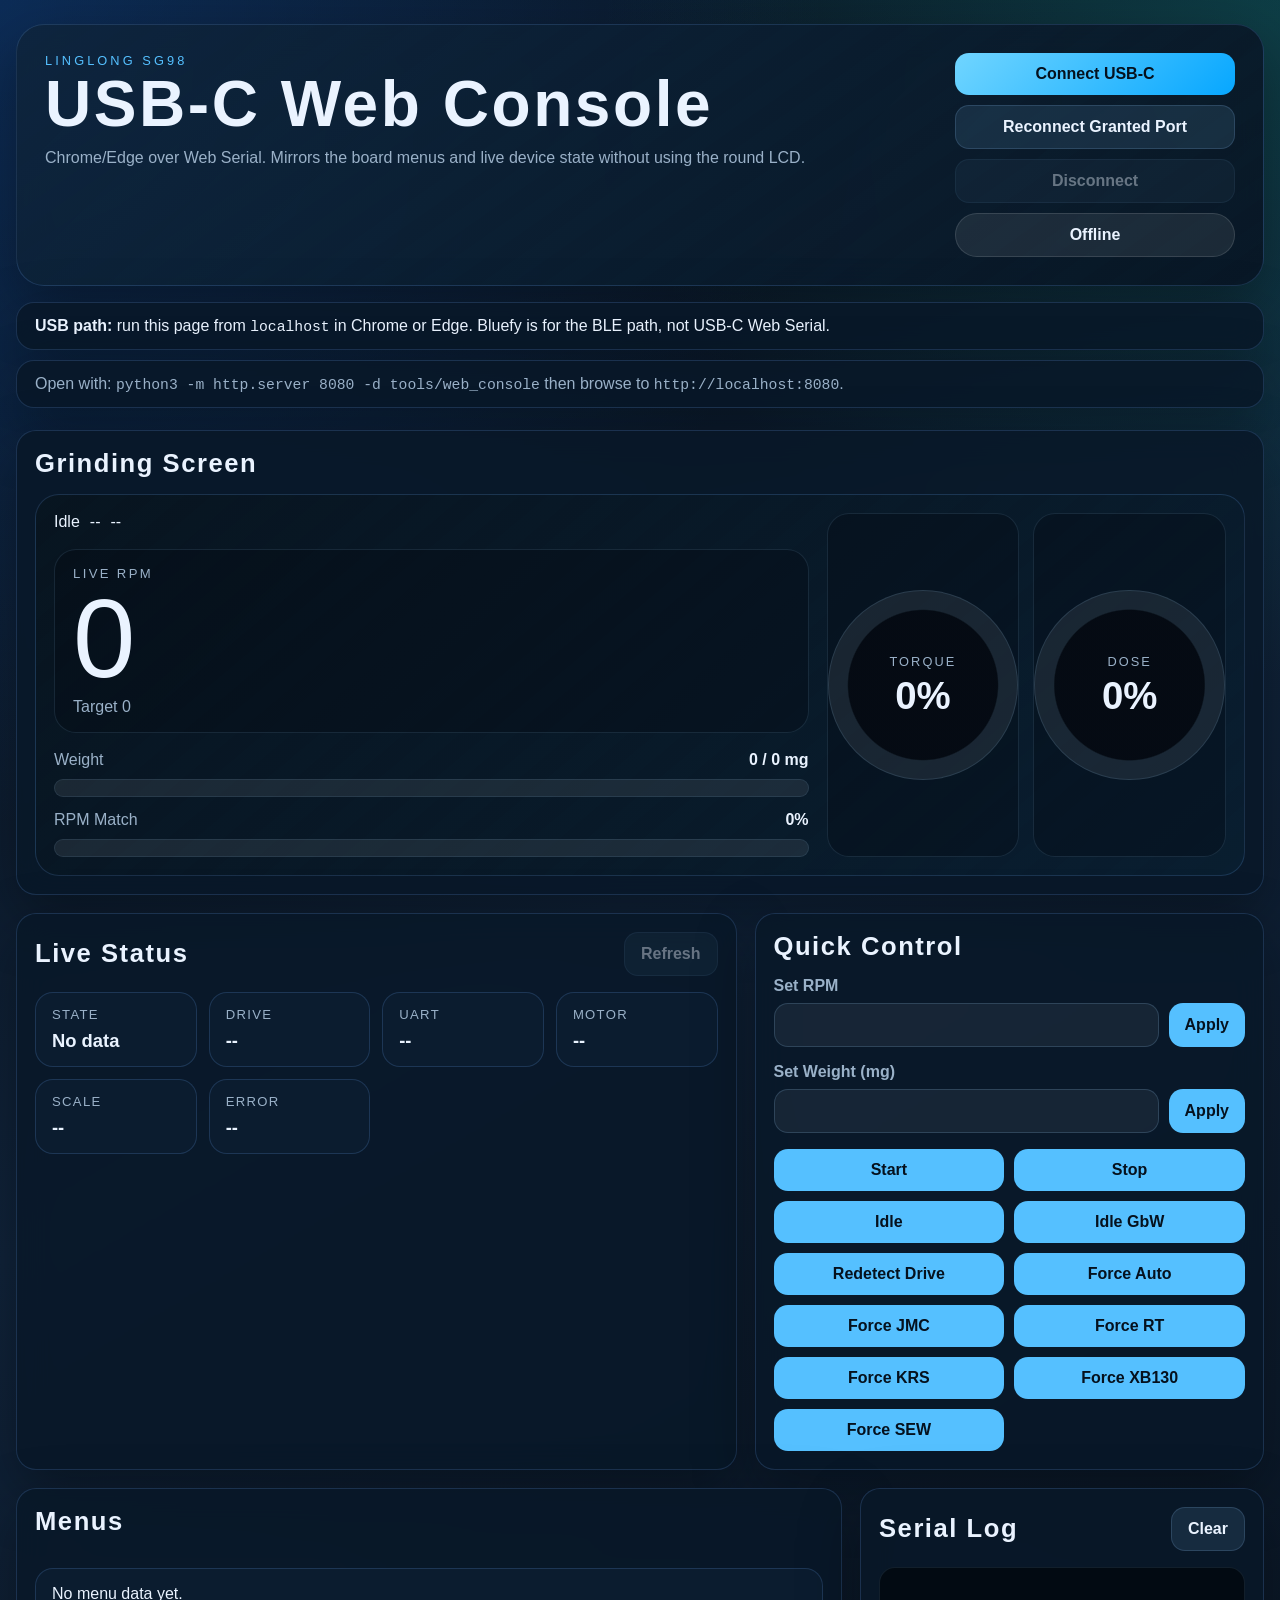
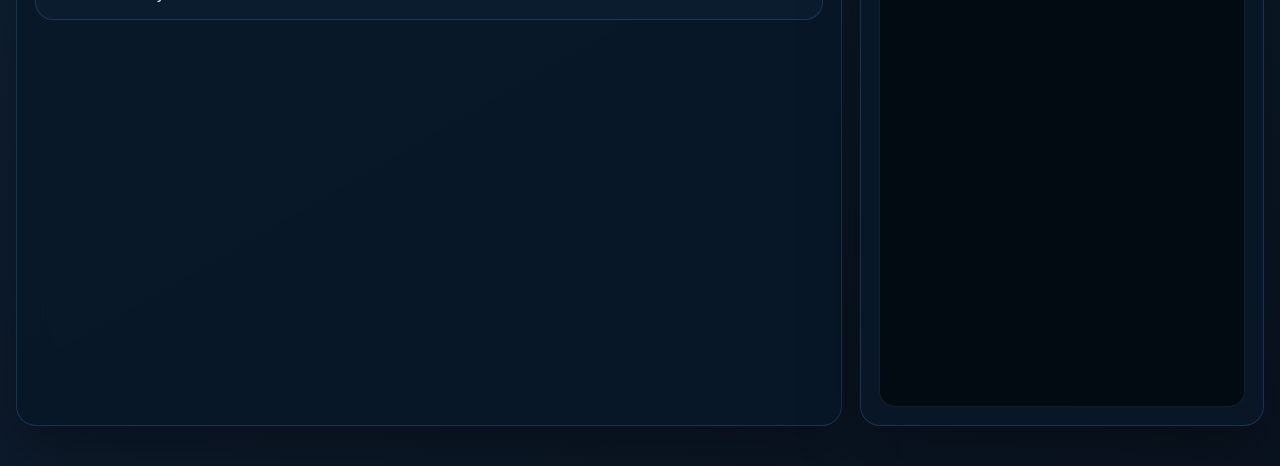
<file: tools/web_console/index.html>
<!doctype html>
<html lang="en">
<head>
  <meta charset="utf-8">
  <meta name="viewport" content="width=device-width, initial-scale=1">
  <title>SG98 USB Console</title>
  <link rel="stylesheet" href="./styles.css">
</head>
<body>
  <div class="shell">
    <header class="hero">
      <div>
        <p class="eyebrow">LingLong SG98</p>
        <h1>USB-C Web Console</h1>
        <p class="lede">Chrome/Edge over Web Serial. Mirrors the board menus and live device state without using the round LCD.</p>
      </div>
      <div class="hero-actions">
        <button id="connectButton" class="primary">Connect USB-C</button>
        <button id="reconnectButton" class="secondary">Reconnect Granted Port</button>
        <button id="disconnectButton" class="secondary" disabled>Disconnect</button>
        <div id="connectionBadge" class="badge disconnected">Offline</div>
      </div>
    </header>

    <section class="notice-panel">
      <div class="notice">
        <strong>USB path:</strong> run this page from <code>localhost</code> in Chrome or Edge. Bluefy is for the BLE path, not USB-C Web Serial.
      </div>
      <div class="notice subtle">
        Open with: <code>python3 -m http.server 8080 -d tools/web_console</code> then browse to <code>http://localhost:8080</code>.
      </div>
    </section>

    <main class="grid">
      <section class="panel panel-live">
        <div class="panel-head">
          <h2>Grinding Screen</h2>
        </div>
        <div id="liveScreen" class="live-screen idle">
          <div class="live-stage">
            <div class="live-stage-meta">
              <span id="liveModeChip" class="subtle-chip">Idle</span>
              <span id="liveDriveChip" class="subtle-chip">--</span>
              <span id="liveCommChip" class="subtle-chip">--</span>
            </div>
            <div class="live-rpm-wrap">
              <span class="live-kicker">Live RPM</span>
              <div id="liveRpmValue" class="live-rpm">0</div>
              <div id="liveTargetValue" class="live-target">Target 0</div>
            </div>
            <div class="live-bars">
              <div class="bar-block">
                <div class="bar-head">
                  <span>Weight</span>
                  <strong id="weightValue">0 / 0 mg</strong>
                </div>
                <div class="bar-track">
                  <div id="weightFill" class="bar-fill"></div>
                </div>
              </div>
              <div class="bar-block">
                <div class="bar-head">
                  <span>RPM Match</span>
                  <strong id="rpmMatchValue">0%</strong>
                </div>
                <div class="bar-track">
                  <div id="rpmMatchFill" class="bar-fill rpm-fill"></div>
                </div>
              </div>
            </div>
          </div>
          <div class="live-gauge-wrap">
            <div class="gauge-card">
              <div id="torqueGauge" class="gauge">
                <div class="gauge-inner">
                  <span class="gauge-label">Torque</span>
                  <strong id="torqueGaugeValue" class="gauge-value">0%</strong>
                </div>
              </div>
            </div>
            <div class="gauge-card">
              <div id="weightGauge" class="gauge gauge-weight">
                <div class="gauge-inner">
                  <span class="gauge-label">Dose</span>
                  <strong id="weightGaugeValue" class="gauge-value">0%</strong>
                </div>
              </div>
            </div>
          </div>
        </div>
      </section>

      <section class="panel panel-status">
        <div class="panel-head">
          <h2>Live Status</h2>
          <button id="refreshButton" class="ghost" disabled>Refresh</button>
        </div>
        <div id="statusGrid" class="status-grid"></div>
      </section>

      <section class="panel panel-controls">
        <div class="panel-head">
          <h2>Quick Control</h2>
        </div>

        <div class="control-block">
          <label for="setRpmInput">Set RPM</label>
          <div class="inline-form">
            <input id="setRpmInput" type="number" step="25" min="0">
            <button data-command="setrpm">Apply</button>
          </div>
        </div>

        <div class="control-block">
          <label for="setWeightInput">Set Weight (mg)</label>
          <div class="inline-form">
            <input id="setWeightInput" type="number" step="100" min="0">
            <button data-command="setweight">Apply</button>
          </div>
        </div>

        <div class="button-grid">
          <button data-action="start">Start</button>
          <button data-action="stop">Stop</button>
          <button data-action="idle">Idle</button>
          <button data-action="idle_gbw">Idle GbW</button>
          <button data-action="redetect">Redetect Drive</button>
          <button data-drive="auto">Force Auto</button>
          <button data-drive="jmc">Force JMC</button>
          <button data-drive="rt">Force RT</button>
          <button data-drive="krs">Force KRS</button>
          <button data-drive="xb130">Force XB130</button>
          <button data-drive="sew">Force SEW</button>
        </div>
      </section>

      <section class="panel panel-menus">
        <div class="panel-head">
          <h2>Menus</h2>
        </div>
        <div id="menuTabs" class="tabs"></div>
        <div id="menuContent" class="menu-content"></div>
      </section>

      <section class="panel panel-log">
        <div class="panel-head">
          <h2>Serial Log</h2>
          <button id="clearLogButton" class="ghost">Clear</button>
        </div>
        <pre id="logOutput" class="log-output"></pre>
      </section>
    </main>
  </div>

  <template id="statusCardTemplate">
    <div class="status-card">
      <span class="status-label"></span>
      <strong class="status-value"></strong>
    </div>
  </template>

  <script type="module" src="./app.js"></script>
</body>
</html>
</file>
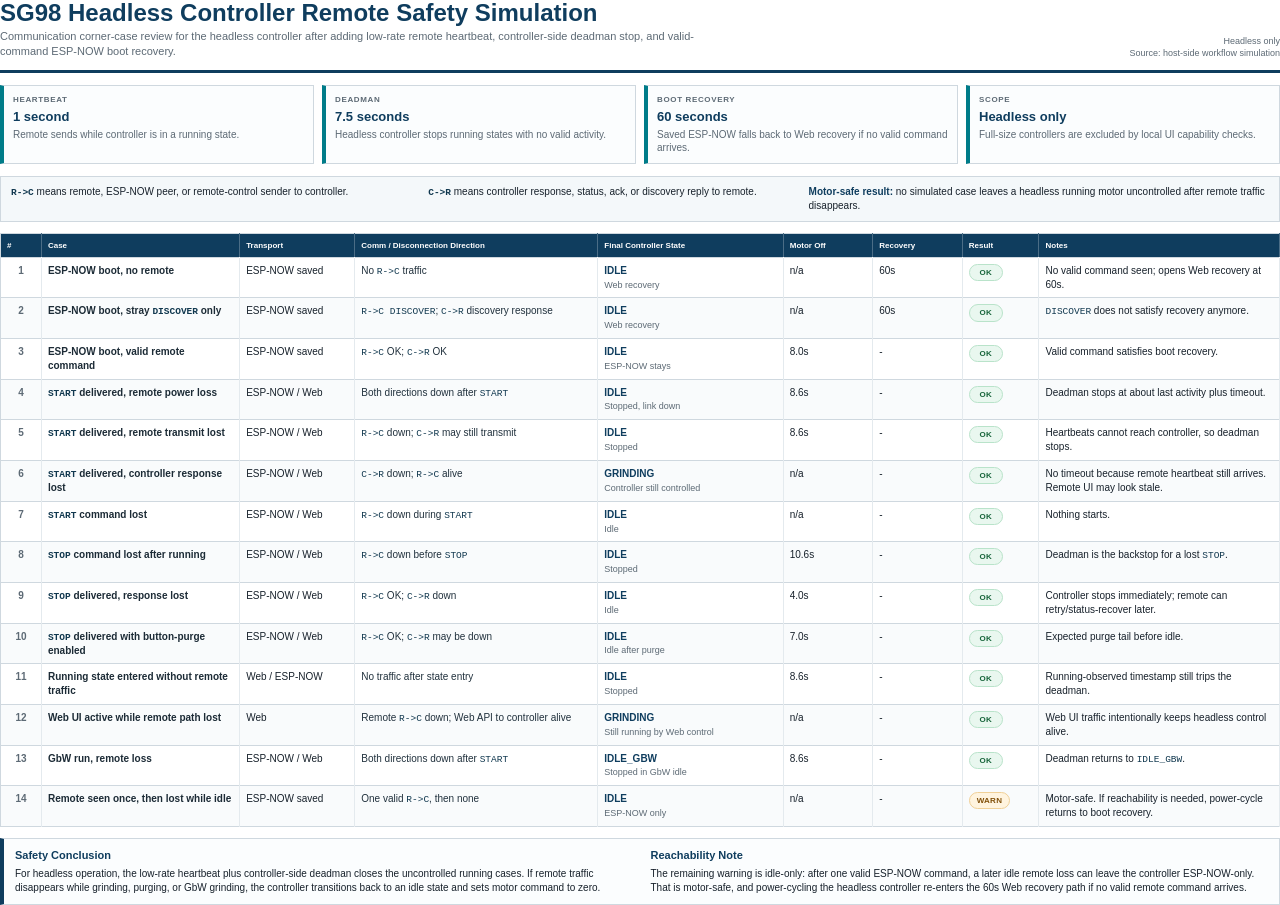
<file: Documentation/headless-remote-safety-simulation.html>
<!doctype html>
<html lang="en">
<head>
  <meta charset="utf-8">
  <title>SG98 Headless Controller Remote Safety Simulation</title>
  <style>
    @page {
      size: Letter landscape;
      margin: 0.44in;
    }

    :root {
      color-scheme: light;
      --ink: #17212b;
      --muted: #5d6a75;
      --line: #cfd8df;
      --header: #0f3d5e;
      --accent: #007c89;
      --ok-bg: #e9f7ef;
      --ok-fg: #17643a;
      --warn-bg: #fff4df;
      --warn-fg: #81500a;
      --band: #f4f8fa;
    }

    * {
      box-sizing: border-box;
    }

    body {
      margin: 0;
      color: var(--ink);
      font-family: -apple-system, BlinkMacSystemFont, "Segoe UI", Helvetica, Arial, sans-serif;
      font-size: 10px;
      line-height: 1.38;
      background: #ffffff;
      -webkit-print-color-adjust: exact;
      print-color-adjust: exact;
    }

    header {
      border-bottom: 3px solid var(--header);
      padding-bottom: 10px;
      margin-bottom: 12px;
      display: grid;
      grid-template-columns: 1fr auto;
      gap: 20px;
      align-items: end;
    }

    h1 {
      margin: 0 0 4px;
      font-size: 24px;
      line-height: 1.05;
      color: var(--header);
      letter-spacing: 0;
    }

    .subtitle {
      color: var(--muted);
      font-size: 11px;
      max-width: 700px;
    }

    .stamp {
      text-align: right;
      color: var(--muted);
      font-size: 9px;
      white-space: nowrap;
    }

    .summary {
      display: grid;
      grid-template-columns: repeat(4, 1fr);
      gap: 8px;
      margin: 0 0 12px;
    }

    .metric {
      border: 1px solid var(--line);
      border-left: 4px solid var(--accent);
      padding: 8px 9px;
      min-height: 54px;
      background: #fbfdfe;
    }

    .metric .label {
      color: var(--muted);
      font-size: 8px;
      font-weight: 700;
      text-transform: uppercase;
      letter-spacing: 0.08em;
      margin-bottom: 3px;
    }

    .metric .value {
      font-size: 13px;
      font-weight: 700;
      color: var(--header);
    }

    .metric .note {
      color: var(--muted);
      margin-top: 2px;
    }

    .legend {
      border: 1px solid var(--line);
      background: var(--band);
      padding: 8px 10px;
      margin-bottom: 11px;
      display: grid;
      grid-template-columns: 1.1fr 1fr 1.25fr;
      gap: 12px;
    }

    .legend strong {
      color: var(--header);
    }

    table {
      width: 100%;
      border-collapse: collapse;
      table-layout: fixed;
      border: 1px solid var(--line);
    }

    thead th {
      background: var(--header);
      color: #ffffff;
      font-size: 8px;
      line-height: 1.15;
      text-align: left;
      padding: 7px 6px;
      border-right: 1px solid rgba(255, 255, 255, 0.25);
      vertical-align: bottom;
    }

    tbody td {
      padding: 6px 6px;
      border-top: 1px solid var(--line);
      border-right: 1px solid #e4eaee;
      vertical-align: top;
    }

    tbody tr:nth-child(even) td {
      background: #f9fbfc;
    }

    .num {
      text-align: center;
      color: var(--muted);
      font-weight: 700;
    }

    .case {
      font-weight: 700;
      color: #1c2b36;
    }

    .direction {
      color: #21313d;
    }

    .state {
      font-weight: 700;
      color: var(--header);
    }

    .small {
      color: var(--muted);
      font-size: 9px;
    }

    .badge {
      display: inline-block;
      min-width: 34px;
      text-align: center;
      border-radius: 999px;
      padding: 2px 7px;
      font-size: 8px;
      font-weight: 800;
      letter-spacing: 0.03em;
    }

    .ok {
      background: var(--ok-bg);
      color: var(--ok-fg);
      border: 1px solid #b9e3ca;
    }

    .warn {
      background: var(--warn-bg);
      color: var(--warn-fg);
      border: 1px solid #f0d097;
    }

    .conclusion {
      margin-top: 11px;
      padding: 9px 11px;
      border: 1px solid var(--line);
      border-left: 4px solid var(--header);
      background: #fbfdfe;
      display: grid;
      grid-template-columns: 1fr 1fr;
      gap: 18px;
    }

    .conclusion h2 {
      margin: 0 0 4px;
      font-size: 11px;
      color: var(--header);
    }

    .conclusion p {
      margin: 0;
    }

    code {
      font-family: "SFMono-Regular", Consolas, "Liberation Mono", Menlo, monospace;
      font-size: 0.95em;
      color: #11384f;
    }

    .col-num { width: 3.2%; }
    .col-case { width: 15.5%; }
    .col-transport { width: 9%; }
    .col-direction { width: 19%; }
    .col-final { width: 14.5%; }
    .col-off { width: 7%; }
    .col-recovery { width: 7%; }
    .col-result { width: 6%; }
    .col-notes { width: 18.8%; }
  </style>
</head>
<body>
  <header>
    <div>
      <h1>SG98 Headless Controller Remote Safety Simulation</h1>
      <div class="subtitle">
        Communication corner-case review for the headless controller after adding low-rate remote heartbeat,
        controller-side deadman stop, and valid-command ESP-NOW boot recovery.
      </div>
    </div>
    <div class="stamp">
      Headless only<br>
      Source: host-side workflow simulation
    </div>
  </header>

  <section class="summary" aria-label="Simulation assumptions">
    <div class="metric">
      <div class="label">Heartbeat</div>
      <div class="value">1 second</div>
      <div class="note">Remote sends while controller is in a running state.</div>
    </div>
    <div class="metric">
      <div class="label">Deadman</div>
      <div class="value">7.5 seconds</div>
      <div class="note">Headless controller stops running states with no valid activity.</div>
    </div>
    <div class="metric">
      <div class="label">Boot Recovery</div>
      <div class="value">60 seconds</div>
      <div class="note">Saved ESP-NOW falls back to Web recovery if no valid command arrives.</div>
    </div>
    <div class="metric">
      <div class="label">Scope</div>
      <div class="value">Headless only</div>
      <div class="note">Full-size controllers are excluded by local UI capability checks.</div>
    </div>
  </section>

  <section class="legend" aria-label="Legend">
    <div><strong><code>R-&gt;C</code></strong> means remote, ESP-NOW peer, or remote-control sender to controller.</div>
    <div><strong><code>C-&gt;R</code></strong> means controller response, status, ack, or discovery reply to remote.</div>
    <div><strong>Motor-safe result:</strong> no simulated case leaves a headless running motor uncontrolled after remote traffic disappears.</div>
  </section>

  <table>
    <thead>
      <tr>
        <th class="col-num">#</th>
        <th class="col-case">Case</th>
        <th class="col-transport">Transport</th>
        <th class="col-direction">Comm / Disconnection Direction</th>
        <th class="col-final">Final Controller State</th>
        <th class="col-off">Motor Off</th>
        <th class="col-recovery">Recovery</th>
        <th class="col-result">Result</th>
        <th class="col-notes">Notes</th>
      </tr>
    </thead>
    <tbody>
      <tr>
        <td class="num">1</td>
        <td class="case">ESP-NOW boot, no remote</td>
        <td>ESP-NOW saved</td>
        <td class="direction">No <code>R-&gt;C</code> traffic</td>
        <td><span class="state">IDLE</span><br><span class="small">Web recovery</span></td>
        <td>n/a</td>
        <td>60s</td>
        <td><span class="badge ok">OK</span></td>
        <td>No valid command seen; opens Web recovery at 60s.</td>
      </tr>
      <tr>
        <td class="num">2</td>
        <td class="case">ESP-NOW boot, stray <code>DISCOVER</code> only</td>
        <td>ESP-NOW saved</td>
        <td class="direction"><code>R-&gt;C DISCOVER</code>; <code>C-&gt;R</code> discovery response</td>
        <td><span class="state">IDLE</span><br><span class="small">Web recovery</span></td>
        <td>n/a</td>
        <td>60s</td>
        <td><span class="badge ok">OK</span></td>
        <td><code>DISCOVER</code> does not satisfy recovery anymore.</td>
      </tr>
      <tr>
        <td class="num">3</td>
        <td class="case">ESP-NOW boot, valid remote command</td>
        <td>ESP-NOW saved</td>
        <td class="direction"><code>R-&gt;C</code> OK; <code>C-&gt;R</code> OK</td>
        <td><span class="state">IDLE</span><br><span class="small">ESP-NOW stays</span></td>
        <td>8.0s</td>
        <td>-</td>
        <td><span class="badge ok">OK</span></td>
        <td>Valid command satisfies boot recovery.</td>
      </tr>
      <tr>
        <td class="num">4</td>
        <td class="case"><code>START</code> delivered, remote power loss</td>
        <td>ESP-NOW / Web</td>
        <td class="direction">Both directions down after <code>START</code></td>
        <td><span class="state">IDLE</span><br><span class="small">Stopped, link down</span></td>
        <td>8.6s</td>
        <td>-</td>
        <td><span class="badge ok">OK</span></td>
        <td>Deadman stops at about last activity plus timeout.</td>
      </tr>
      <tr>
        <td class="num">5</td>
        <td class="case"><code>START</code> delivered, remote transmit lost</td>
        <td>ESP-NOW / Web</td>
        <td class="direction"><code>R-&gt;C</code> down; <code>C-&gt;R</code> may still transmit</td>
        <td><span class="state">IDLE</span><br><span class="small">Stopped</span></td>
        <td>8.6s</td>
        <td>-</td>
        <td><span class="badge ok">OK</span></td>
        <td>Heartbeats cannot reach controller, so deadman stops.</td>
      </tr>
      <tr>
        <td class="num">6</td>
        <td class="case"><code>START</code> delivered, controller response lost</td>
        <td>ESP-NOW / Web</td>
        <td class="direction"><code>C-&gt;R</code> down; <code>R-&gt;C</code> alive</td>
        <td><span class="state">GRINDING</span><br><span class="small">Controller still controlled</span></td>
        <td>n/a</td>
        <td>-</td>
        <td><span class="badge ok">OK</span></td>
        <td>No timeout because remote heartbeat still arrives. Remote UI may look stale.</td>
      </tr>
      <tr>
        <td class="num">7</td>
        <td class="case"><code>START</code> command lost</td>
        <td>ESP-NOW / Web</td>
        <td class="direction"><code>R-&gt;C</code> down during <code>START</code></td>
        <td><span class="state">IDLE</span><br><span class="small">Idle</span></td>
        <td>n/a</td>
        <td>-</td>
        <td><span class="badge ok">OK</span></td>
        <td>Nothing starts.</td>
      </tr>
      <tr>
        <td class="num">8</td>
        <td class="case"><code>STOP</code> command lost after running</td>
        <td>ESP-NOW / Web</td>
        <td class="direction"><code>R-&gt;C</code> down before <code>STOP</code></td>
        <td><span class="state">IDLE</span><br><span class="small">Stopped</span></td>
        <td>10.6s</td>
        <td>-</td>
        <td><span class="badge ok">OK</span></td>
        <td>Deadman is the backstop for a lost <code>STOP</code>.</td>
      </tr>
      <tr>
        <td class="num">9</td>
        <td class="case"><code>STOP</code> delivered, response lost</td>
        <td>ESP-NOW / Web</td>
        <td class="direction"><code>R-&gt;C</code> OK; <code>C-&gt;R</code> down</td>
        <td><span class="state">IDLE</span><br><span class="small">Idle</span></td>
        <td>4.0s</td>
        <td>-</td>
        <td><span class="badge ok">OK</span></td>
        <td>Controller stops immediately; remote can retry/status-recover later.</td>
      </tr>
      <tr>
        <td class="num">10</td>
        <td class="case"><code>STOP</code> delivered with button-purge enabled</td>
        <td>ESP-NOW / Web</td>
        <td class="direction"><code>R-&gt;C</code> OK; <code>C-&gt;R</code> may be down</td>
        <td><span class="state">IDLE</span><br><span class="small">Idle after purge</span></td>
        <td>7.0s</td>
        <td>-</td>
        <td><span class="badge ok">OK</span></td>
        <td>Expected purge tail before idle.</td>
      </tr>
      <tr>
        <td class="num">11</td>
        <td class="case">Running state entered without remote traffic</td>
        <td>Web / ESP-NOW</td>
        <td class="direction">No traffic after state entry</td>
        <td><span class="state">IDLE</span><br><span class="small">Stopped</span></td>
        <td>8.6s</td>
        <td>-</td>
        <td><span class="badge ok">OK</span></td>
        <td>Running-observed timestamp still trips the deadman.</td>
      </tr>
      <tr>
        <td class="num">12</td>
        <td class="case">Web UI active while remote path lost</td>
        <td>Web</td>
        <td class="direction">Remote <code>R-&gt;C</code> down; Web API to controller alive</td>
        <td><span class="state">GRINDING</span><br><span class="small">Still running by Web control</span></td>
        <td>n/a</td>
        <td>-</td>
        <td><span class="badge ok">OK</span></td>
        <td>Web UI traffic intentionally keeps headless control alive.</td>
      </tr>
      <tr>
        <td class="num">13</td>
        <td class="case">GbW run, remote loss</td>
        <td>ESP-NOW / Web</td>
        <td class="direction">Both directions down after <code>START</code></td>
        <td><span class="state">IDLE_GBW</span><br><span class="small">Stopped in GbW idle</span></td>
        <td>8.6s</td>
        <td>-</td>
        <td><span class="badge ok">OK</span></td>
        <td>Deadman returns to <code>IDLE_GBW</code>.</td>
      </tr>
      <tr>
        <td class="num">14</td>
        <td class="case">Remote seen once, then lost while idle</td>
        <td>ESP-NOW saved</td>
        <td class="direction">One valid <code>R-&gt;C</code>, then none</td>
        <td><span class="state">IDLE</span><br><span class="small">ESP-NOW only</span></td>
        <td>n/a</td>
        <td>-</td>
        <td><span class="badge warn">WARN</span></td>
        <td>Motor-safe. If reachability is needed, power-cycle returns to boot recovery.</td>
      </tr>
    </tbody>
  </table>

  <section class="conclusion">
    <div>
      <h2>Safety Conclusion</h2>
      <p>
        For headless operation, the low-rate heartbeat plus controller-side deadman closes the uncontrolled
        running cases. If remote traffic disappears while grinding, purging, or GbW grinding, the controller
        transitions back to an idle state and sets motor command to zero.
      </p>
    </div>
    <div>
      <h2>Reachability Note</h2>
      <p>
        The remaining warning is idle-only: after one valid ESP-NOW command, a later idle remote loss can leave
        the controller ESP-NOW-only. That is motor-safe, and power-cycling the headless controller re-enters
        the 60s Web recovery path if no valid remote command arrives.
      </p>
    </div>
  </section>
</body>
</html>
</file>
<file: tools/web_console/styles.css>
:root {
  --bg: #09131f;
  --bg-panel: rgba(9, 24, 40, 0.86);
  --bg-panel-strong: rgba(12, 30, 48, 0.96);
  --line: rgba(109, 172, 255, 0.18);
  --text: #eaf3ff;
  --muted: #9ab1c8;
  --accent: #55c0ff;
  --accent-strong: #0aa6ff;
  --ok: #4de38d;
  --warn: #ffd463;
  --error: #ff6b6b;
  --shadow: 0 22px 60px rgba(0, 0, 0, 0.34);
  --radius: 20px;
  --font-display: "Avenir Next Condensed", "DIN Condensed", "Arial Narrow", sans-serif;
  --font-body: "Avenir Next", "Segoe UI", sans-serif;
}

* {
  box-sizing: border-box;
}

body {
  margin: 0;
  min-height: 100vh;
  background:
    radial-gradient(circle at top left, rgba(24, 122, 255, 0.26), transparent 34%),
    radial-gradient(circle at top right, rgba(19, 215, 178, 0.18), transparent 28%),
    linear-gradient(150deg, #08111c 0%, #10233a 45%, #09131f 100%);
  color: var(--text);
  font-family: var(--font-body);
}

code {
  font-family: "SFMono-Regular", Consolas, monospace;
  font-size: 0.92em;
}

.shell {
  width: min(1400px, calc(100vw - 32px));
  margin: 0 auto;
  padding: 24px 0 40px;
}

.hero,
.panel,
.notice {
  border: 1px solid var(--line);
  box-shadow: var(--shadow);
  backdrop-filter: blur(16px);
}

.hero {
  display: flex;
  justify-content: space-between;
  gap: 20px;
  align-items: flex-start;
  padding: 28px;
  border-radius: 28px;
  background:
    linear-gradient(135deg, rgba(14, 37, 61, 0.96), rgba(8, 21, 35, 0.9)),
    repeating-linear-gradient(-35deg, rgba(85, 192, 255, 0.05) 0 18px, rgba(12, 33, 52, 0.03) 18px 36px);
}

.eyebrow {
  margin: 0 0 6px;
  color: var(--accent);
  text-transform: uppercase;
  letter-spacing: 0.24em;
  font-size: 0.8rem;
}

.hero h1 {
  margin: 0;
  font-family: var(--font-display);
  font-size: clamp(2.4rem, 5vw, 4rem);
  line-height: 0.95;
  letter-spacing: 0.04em;
}

.lede {
  margin: 14px 0 0;
  max-width: 52rem;
  color: var(--muted);
  font-size: 1rem;
}

.hero-actions {
  display: grid;
  gap: 10px;
  min-width: min(280px, 100%);
}

button,
input {
  font: inherit;
}

button {
  border: 0;
  border-radius: 14px;
  padding: 12px 16px;
  color: #05111e;
  background: var(--accent);
  cursor: pointer;
  font-weight: 700;
  transition: transform 140ms ease, opacity 140ms ease, background 140ms ease;
}

button:hover:not(:disabled) {
  transform: translateY(-1px);
}

button:disabled {
  opacity: 0.42;
  cursor: not-allowed;
}

button.primary {
  background: linear-gradient(135deg, #70d5ff, #07a7ff);
}

button.secondary,
button.ghost {
  color: var(--text);
  background: rgba(88, 137, 179, 0.18);
  border: 1px solid rgba(130, 177, 219, 0.2);
}

.badge {
  display: inline-flex;
  align-items: center;
  justify-content: center;
  gap: 8px;
  min-height: 44px;
  padding: 0 14px;
  border-radius: 999px;
  font-weight: 700;
  border: 1px solid transparent;
}

.badge.connected {
  color: #04180e;
  background: var(--ok);
}

.badge.disconnected {
  color: var(--text);
  background: rgba(255, 255, 255, 0.08);
  border-color: rgba(255, 255, 255, 0.12);
}

.notice-panel {
  display: grid;
  gap: 10px;
  margin: 16px 0 22px;
}

.notice {
  padding: 14px 18px;
  border-radius: 18px;
  background: var(--bg-panel);
}

.notice.subtle {
  color: var(--muted);
}

.grid {
  display: grid;
  grid-template-columns: repeat(12, 1fr);
  gap: 18px;
}

.panel {
  padding: 18px;
  border-radius: var(--radius);
  background: var(--bg-panel);
}

.panel-status { grid-column: span 7; }
.panel-controls { grid-column: span 5; }
.panel-live { grid-column: 1 / -1; }
.panel-menus { grid-column: span 8; }
.panel-log { grid-column: span 4; }

.panel-head {
  display: flex;
  align-items: center;
  justify-content: space-between;
  gap: 16px;
  margin-bottom: 16px;
}

.panel-head h2 {
  margin: 0;
  font-family: var(--font-display);
  font-size: 1.6rem;
  letter-spacing: 0.06em;
}

.status-grid {
  display: grid;
  grid-template-columns: repeat(auto-fit, minmax(150px, 1fr));
  gap: 12px;
}

.live-screen {
  display: grid;
  grid-template-columns: minmax(0, 1.7fr) minmax(280px, 0.9fr);
  gap: 18px;
  padding: 18px;
  border-radius: 24px;
  background:
    linear-gradient(135deg, rgba(8, 20, 32, 0.95), rgba(10, 31, 49, 0.9)),
    repeating-linear-gradient(-40deg, rgba(85, 192, 255, 0.06) 0 18px, rgba(255, 255, 255, 0.02) 18px 36px);
  border: 1px solid var(--line);
}

.live-screen.running {
  background:
    linear-gradient(135deg, rgba(8, 28, 24, 0.98), rgba(8, 23, 37, 0.9)),
    repeating-linear-gradient(-40deg, rgba(77, 227, 141, 0.07) 0 18px, rgba(255, 255, 255, 0.02) 18px 36px);
}

.live-screen.purging {
  background:
    linear-gradient(135deg, rgba(34, 16, 8, 0.98), rgba(15, 29, 46, 0.92)),
    repeating-linear-gradient(-40deg, rgba(255, 212, 99, 0.08) 0 18px, rgba(255, 255, 255, 0.02) 18px 36px);
}

.live-stage {
  display: grid;
  gap: 18px;
}

.live-stage-meta {
  display: flex;
  flex-wrap: wrap;
  gap: 10px;
}

.live-rpm-wrap {
  padding: 16px 18px;
  border-radius: 22px;
  border: 1px solid rgba(130, 177, 219, 0.14);
  background: rgba(4, 10, 18, 0.35);
}

.live-kicker {
  display: block;
  color: var(--muted);
  text-transform: uppercase;
  letter-spacing: 0.18em;
  font-size: 0.82rem;
}

.live-rpm {
  font-family: var(--font-display);
  font-size: clamp(4rem, 10vw, 7rem);
  line-height: 0.9;
  letter-spacing: 0.04em;
  margin-top: 8px;
}

.live-target {
  margin-top: 8px;
  color: var(--muted);
  font-size: 1rem;
}

.live-bars {
  display: grid;
  gap: 14px;
}

.bar-block {
  display: grid;
  gap: 10px;
}

.bar-head {
  display: flex;
  justify-content: space-between;
  gap: 12px;
  color: var(--muted);
}

.bar-head strong {
  color: var(--text);
}

.bar-track {
  position: relative;
  overflow: hidden;
  height: 18px;
  border-radius: 999px;
  background: rgba(255, 255, 255, 0.08);
  border: 1px solid rgba(130, 177, 219, 0.12);
}

.bar-fill {
  width: 0%;
  height: 100%;
  border-radius: inherit;
  background: linear-gradient(90deg, #0aa6ff, #55c0ff);
  transition: width 180ms ease;
}

.bar-fill.rpm-fill {
  background: linear-gradient(90deg, #2fd67b, #7df2b1);
}

.live-gauge-wrap {
  display: grid;
  grid-template-columns: repeat(2, minmax(0, 1fr));
  gap: 14px;
  align-items: stretch;
}

.gauge-card {
  display: flex;
  align-items: center;
  justify-content: center;
  min-height: 250px;
  border-radius: 22px;
  background: rgba(4, 10, 18, 0.35);
  border: 1px solid rgba(130, 177, 219, 0.14);
}

.gauge {
  --progress: 0deg;
  width: min(220px, 100%);
  aspect-ratio: 1;
  border-radius: 50%;
  display: grid;
  place-items: center;
  background:
    radial-gradient(circle at center, rgba(4, 10, 18, 0.96) 0 56%, transparent 57%),
    conic-gradient(from -90deg, #0aa6ff var(--progress), rgba(255, 255, 255, 0.08) 0);
  border: 1px solid rgba(130, 177, 219, 0.16);
}

.gauge.gauge-weight {
  background:
    radial-gradient(circle at center, rgba(4, 10, 18, 0.96) 0 56%, transparent 57%),
    conic-gradient(from -90deg, #4de38d var(--progress), rgba(255, 255, 255, 0.08) 0);
}

.gauge-inner {
  display: grid;
  gap: 8px;
  text-align: center;
}

.gauge-label {
  color: var(--muted);
  text-transform: uppercase;
  letter-spacing: 0.16em;
  font-size: 0.8rem;
}

.gauge-value {
  font-family: var(--font-display);
  font-size: 2.4rem;
  line-height: 1;
}

.status-card {
  padding: 14px 16px;
  border-radius: 18px;
  background: var(--bg-panel-strong);
  border: 1px solid var(--line);
}

.status-label {
  display: block;
  color: var(--muted);
  font-size: 0.82rem;
  margin-bottom: 8px;
  letter-spacing: 0.1em;
  text-transform: uppercase;
}

.status-value {
  font-size: 1.15rem;
}

.control-block {
  margin-bottom: 16px;
}

.control-block label {
  display: block;
  margin-bottom: 8px;
  color: var(--muted);
  font-weight: 700;
}

.inline-form {
  display: flex;
  gap: 10px;
}

input[type="number"] {
  width: 100%;
  min-height: 44px;
  border-radius: 14px;
  border: 1px solid rgba(130, 177, 219, 0.22);
  background: rgba(255, 255, 255, 0.06);
  color: var(--text);
  padding: 0 14px;
}

.button-grid {
  display: grid;
  grid-template-columns: repeat(2, minmax(0, 1fr));
  gap: 10px;
}

.tabs {
  display: flex;
  flex-wrap: wrap;
  gap: 10px;
  margin-bottom: 16px;
}

.tab {
  color: var(--text);
  background: rgba(255, 255, 255, 0.06);
}

.tab.active {
  color: #04121e;
  background: linear-gradient(135deg, #70d5ff, #07a7ff);
}

.menu-content {
  display: grid;
  gap: 14px;
}

.menu-item {
  display: grid;
  gap: 10px;
  padding: 16px;
  border-radius: 18px;
  border: 1px solid var(--line);
  background: var(--bg-panel-strong);
}

.menu-item-head {
  display: flex;
  align-items: baseline;
  justify-content: space-between;
  gap: 16px;
}

.menu-item-title {
  margin: 0;
  font-size: 1.05rem;
}

.menu-item-meta {
  color: var(--muted);
  font-size: 0.86rem;
}

.menu-item-actions {
  display: flex;
  gap: 10px;
  flex-wrap: wrap;
}

.menu-item input[type="checkbox"] {
  width: 20px;
  height: 20px;
}

.menu-item .value-row {
  display: flex;
  gap: 10px;
}

.menu-item .value-row input {
  flex: 1;
}

.menu-item .active-chip {
  display: inline-flex;
  align-items: center;
  gap: 6px;
  color: #04180e;
  background: var(--ok);
  border-radius: 999px;
  padding: 6px 10px;
  font-size: 0.82rem;
  font-weight: 800;
}

.menu-item .subtle-chip {
  display: inline-flex;
  align-items: center;
  gap: 6px;
  color: var(--muted);
  background: rgba(255, 255, 255, 0.06);
  border-radius: 999px;
  padding: 6px 10px;
  font-size: 0.82rem;
}

.log-output {
  min-height: 440px;
  max-height: 72vh;
  margin: 0;
  overflow: auto;
  padding: 14px;
  border-radius: 16px;
  background: rgba(3, 10, 18, 0.92);
  border: 1px solid rgba(130, 177, 219, 0.12);
  color: #9fd6ff;
  font-family: "SFMono-Regular", Consolas, monospace;
  font-size: 0.85rem;
  line-height: 1.45;
}

.log-output .out {
  color: var(--warn);
}

.log-output .err {
  color: var(--error);
}

.log-output .json {
  color: #b5f0d0;
}

@media (max-width: 1100px) {
  .panel-status,
  .panel-controls,
  .panel-menus,
  .panel-log {
    grid-column: 1 / -1;
  }

  .live-screen {
    grid-template-columns: 1fr;
  }
}

@media (max-width: 720px) {
  .shell {
    width: min(100vw - 20px, 100%);
    padding-top: 16px;
  }

  .hero {
    padding: 20px;
  }

  .hero-actions {
    width: 100%;
  }

  .inline-form,
  .button-grid {
    grid-template-columns: 1fr;
  }

  .button-grid {
    display: grid;
  }
}
</file>
